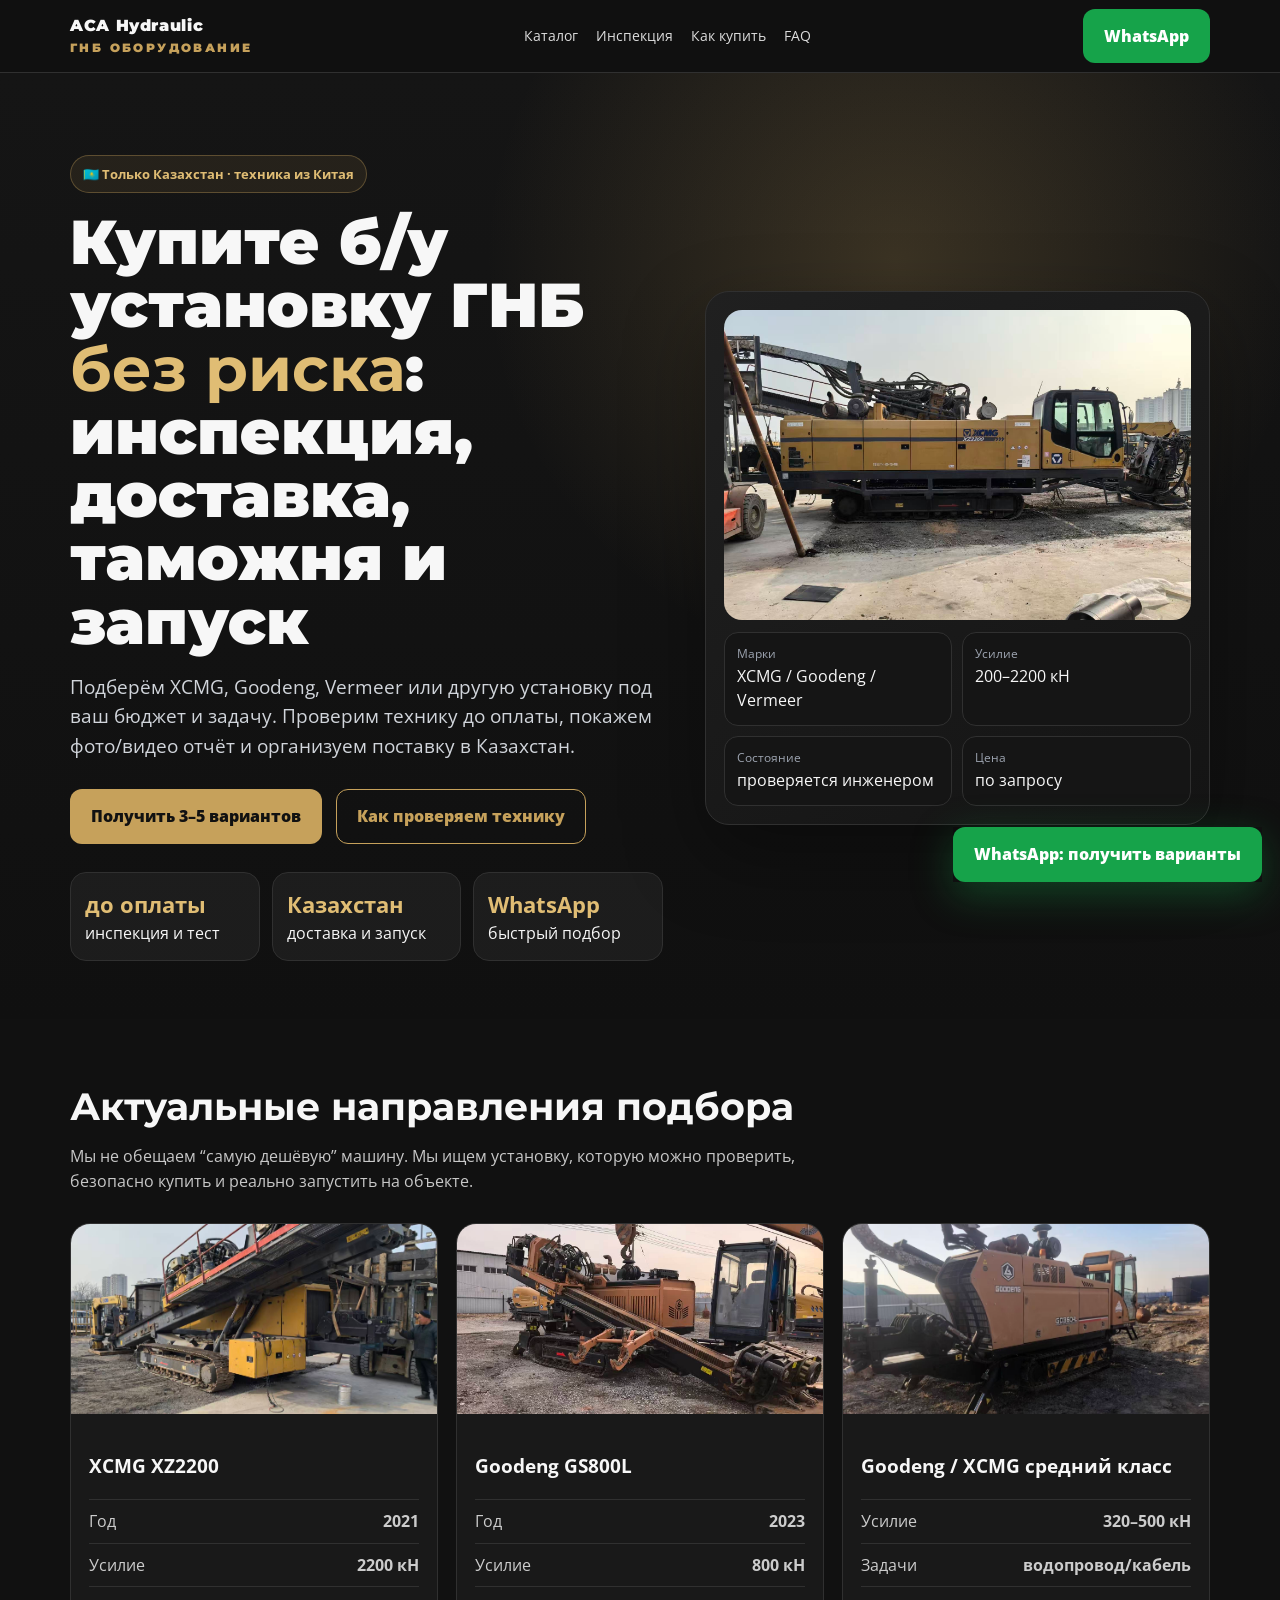
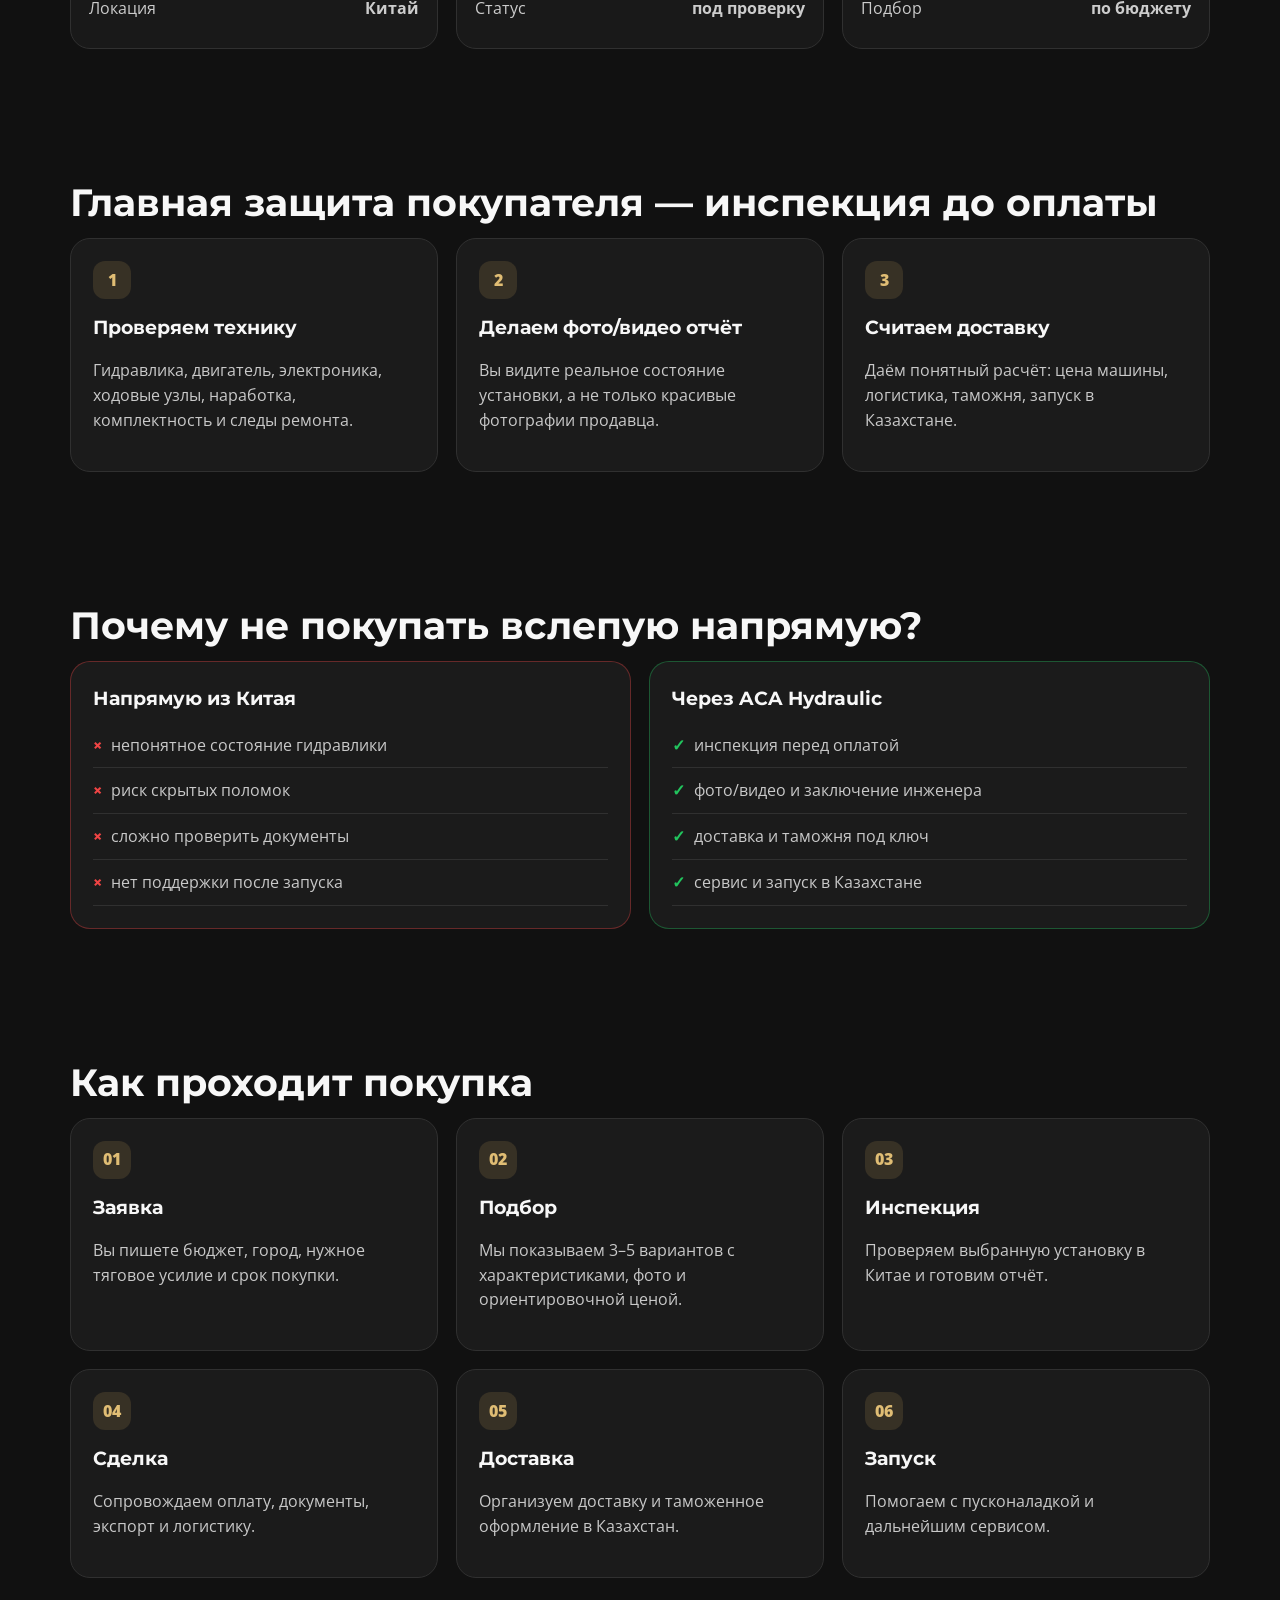
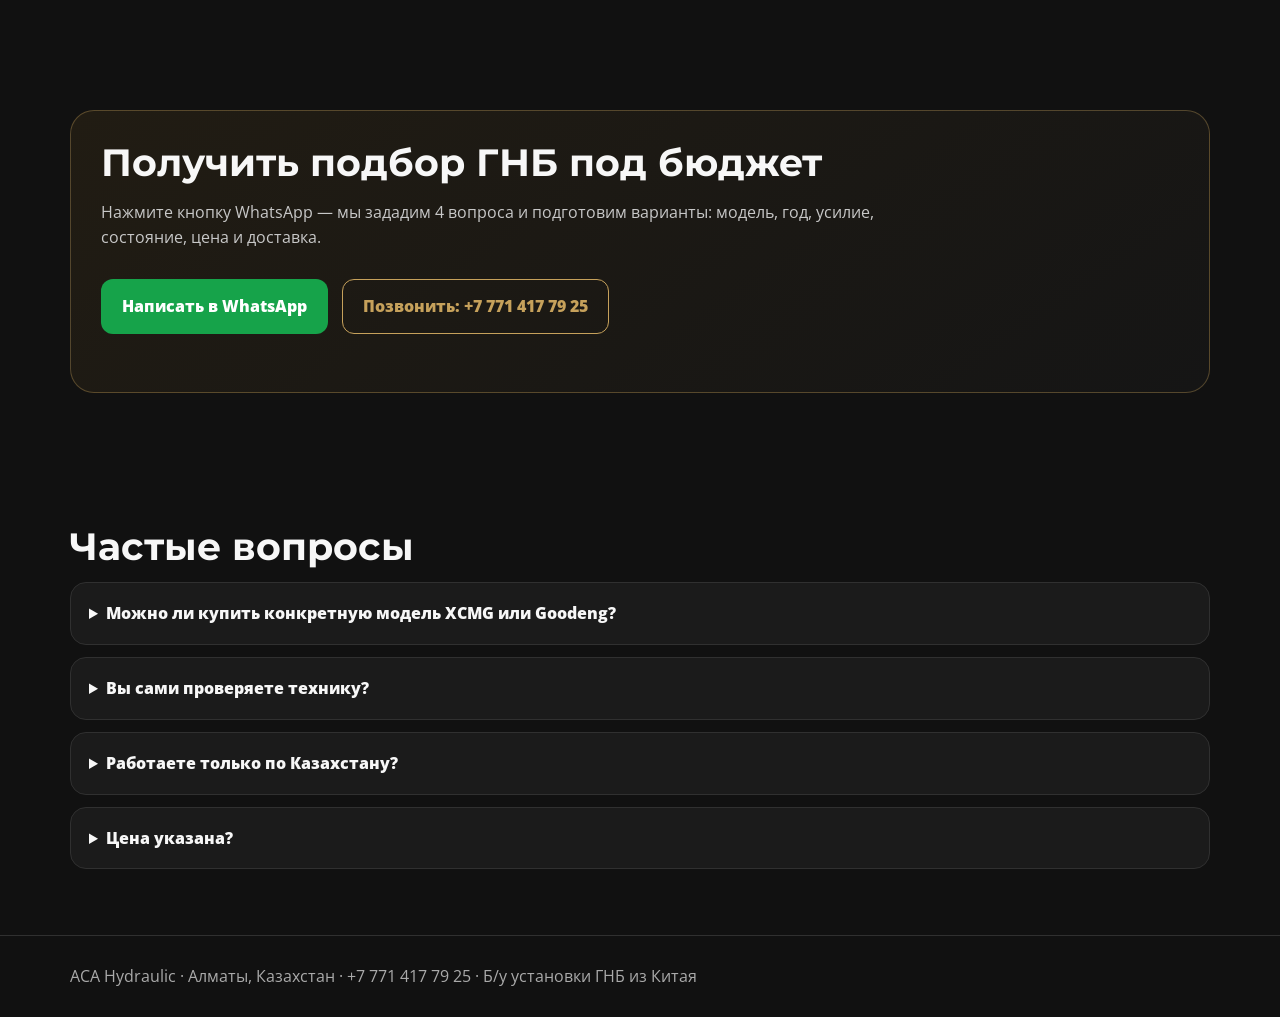
<file: kupit-gnb/index.html>
<!doctype html>
<html lang="ru-KZ">
<head>
  <meta charset="UTF-8" />
  <meta name="viewport" content="width=device-width, initial-scale=1.0" />
  <title>Купить б/у ГНБ установку из Китая в Казахстан | ACA Hydraulic</title>
  <meta name="description" content="Подбор и продажа б/у установок ГНБ XCMG, Goodeng, Vermeer из Китая. Инспекция до оплаты, фото/видео отчёт, доставка, таможня и запуск в Казахстане." />
  <meta name="keywords" content="купить ГНБ установку, б/у ГНБ Казахстан, продажа ГНБ, XCMG ГНБ купить, Goodeng ГНБ, установка горизонтального бурения" />
  <meta name="robots" content="index, follow" />
  <link rel="canonical" href="https://acahydraulic.com/kupit-gnb/" />
  <meta property="og:type" content="website" />
  <meta property="og:title" content="Купить б/у ГНБ установку из Китая в Казахстан" />
  <meta property="og:description" content="ACA Hydraulic подберёт, проверит и доставит установку ГНБ из Китая в Казахстан. Инспекция до оплаты." />
  <meta property="og:url" content="https://acahydraulic.com/kupit-gnb/" />
  <meta name="twitter:card" content="summary_large_image" />
  <link rel="preconnect" href="https://fonts.googleapis.com">
  <link rel="preconnect" href="https://fonts.gstatic.com" crossorigin>
  <link href="https://fonts.googleapis.com/css2?family=Montserrat:wght@700;800;900&family=Open+Sans:wght@400;600;700&display=swap" rel="stylesheet">
  <style>
    :root{--bg:#111;--card:#1b1b1b;--muted:#9ca3af;--gold:#c6a15b;--gold2:#e0bd74;--line:#303030;--green:#22c55e;--red:#ef4444;--white:#f7f7f7}
    *{box-sizing:border-box} body{margin:0;background:var(--bg);color:var(--white);font-family:'Open Sans',Arial,sans-serif;line-height:1.55} a{color:inherit;text-decoration:none} img{max-width:100%;display:block}
    .wrap{max-width:1180px;margin:0 auto;padding:0 20px}.nav{position:sticky;top:0;z-index:10;background:rgba(17,17,17,.9);backdrop-filter:blur(12px);border-bottom:1px solid var(--line)}.navin{height:72px;display:flex;align-items:center;justify-content:space-between;gap:20px}.brand{font-family:Montserrat,sans-serif;font-weight:900;letter-spacing:.04em}.brand span{display:block;color:var(--gold);font-size:12px;letter-spacing:.2em}.navlinks{display:flex;gap:18px;color:#ddd;font-size:14px}.btn{display:inline-flex;align-items:center;justify-content:center;border-radius:12px;padding:14px 20px;font-weight:800;border:1px solid transparent;transition:.2s}.btn.gold{background:var(--gold);color:#111}.btn.gold:hover{background:var(--gold2);transform:translateY(-1px)}.btn.out{border-color:var(--gold);color:var(--gold)}.btn.wa{background:#16a34a;color:white}.hero{position:relative;overflow:hidden;padding:82px 0 58px;background:radial-gradient(circle at 70% 20%,rgba(198,161,91,.22),transparent 35%),linear-gradient(180deg,#151515,#101010)}.grid{display:grid;grid-template-columns:1.08fr .92fr;gap:42px;align-items:center}.badge{display:inline-flex;gap:9px;align-items:center;padding:8px 12px;border:1px solid rgba(198,161,91,.35);background:rgba(198,161,91,.1);color:var(--gold2);border-radius:999px;font-weight:700;font-size:13px}.h1{font-family:Montserrat,sans-serif;font-size:clamp(34px,5vw,62px);line-height:1.02;margin:18px 0 18px;font-weight:900}.h1 b{color:var(--gold2)}.lead{font-size:19px;color:#d1d5db;max-width:760px}.cta{display:flex;flex-wrap:wrap;gap:14px;margin:28px 0}.facts{display:grid;grid-template-columns:repeat(3,1fr);gap:12px;margin-top:28px}.fact{background:rgba(255,255,255,.05);border:1px solid var(--line);border-radius:16px;padding:14px}.fact strong{display:block;color:var(--gold2);font-size:22px}.heroCard{background:linear-gradient(145deg,#202020,#141414);border:1px solid var(--line);border-radius:24px;padding:18px;box-shadow:0 30px 80px rgba(0,0,0,.35)}.machine{height:310px;border-radius:18px;object-fit:cover;width:100%;background:#222}.pricebox{display:grid;grid-template-columns:1fr 1fr;gap:10px;margin-top:12px}.mini{border:1px solid var(--line);border-radius:14px;padding:12px;background:#151515}.mini span{display:block;color:var(--muted);font-size:12px}.section{padding:66px 0}.title{font-family:Montserrat,sans-serif;font-size:clamp(28px,3vw,42px);line-height:1.12;margin:0 0 14px}.sub{color:#c8c8c8;max-width:780px;margin-bottom:30px}.cards{display:grid;grid-template-columns:repeat(3,1fr);gap:18px}.card{background:var(--card);border:1px solid var(--line);border-radius:20px;padding:22px}.card h3{font-family:Montserrat,sans-serif;margin:0 0 10px}.card p,.card li{color:#c9c9c9}.num{width:38px;height:38px;border-radius:12px;background:rgba(198,161,91,.16);color:var(--gold2);display:flex;align-items:center;justify-content:center;font-weight:900;margin-bottom:14px}.catalog{display:grid;grid-template-columns:repeat(3,1fr);gap:18px}.item{background:#191919;border:1px solid var(--line);border-radius:20px;overflow:hidden}.item img{height:190px;width:100%;object-fit:cover}.item .pad{padding:18px}.spec{display:flex;justify-content:space-between;border-top:1px solid var(--line);padding:9px 0;color:#ccc}.compare{display:grid;grid-template-columns:1fr 1fr;gap:18px}.bad{border-color:rgba(239,68,68,.35)}.good{border-color:rgba(34,197,94,.35)}.list{padding:0;margin:0;list-style:none}.list li{padding:10px 0;border-bottom:1px solid var(--line)}.list li:before{content:'✓';color:var(--green);font-weight:900;margin-right:9px}.bad .list li:before{content:'×';color:var(--red)}.formbox{background:linear-gradient(145deg,#211c13,#151515);border:1px solid rgba(198,161,91,.35);border-radius:24px;padding:30px}.formgrid{display:grid;grid-template-columns:1fr 1fr;gap:12px}.input{width:100%;padding:15px;border-radius:12px;border:1px solid #383838;background:#111;color:#fff}.full{grid-column:1/-1}.faq{display:grid;gap:12px}.faq details{background:var(--card);border:1px solid var(--line);border-radius:16px;padding:18px}.faq summary{font-weight:800;cursor:pointer}.footer{border-top:1px solid var(--line);padding:28px 0;color:#aaa}.float{position:fixed;right:18px;bottom:18px;z-index:20;box-shadow:0 12px 40px rgba(22,163,74,.35)}
    @media(max-width:850px){.grid,.cards,.catalog,.compare,.formgrid{grid-template-columns:1fr}.navlinks{display:none}.facts{grid-template-columns:1fr}.hero{padding-top:48px}.machine{height:240px}.float{left:18px;right:18px}.float .btn{width:100%}}
  </style>
  <script type="application/ld+json">{"@context":"https://schema.org","@type":"Organization","name":"ACA Hydraulic","url":"https://acahydraulic.com","telephone":"+77714177925","address":{"@type":"PostalAddress","addressLocality":"Алматы","addressCountry":"KZ"}}</script>
  <script type="application/ld+json">{"@context":"https://schema.org","@type":"Product","name":"Б/у установки ГНБ из Китая","brand":"XCMG, Goodeng, Vermeer","description":"Подбор, инспекция, доставка и запуск б/у установок горизонтально-направленного бурения в Казахстане.","offers":{"@type":"Offer","priceCurrency":"USD","availability":"https://schema.org/InStock","url":"https://acahydraulic.com/kupit-gnb/"}}</script>
</head>
<body>
  <div class="nav"><div class="wrap navin"><a class="brand" href="/">ACA Hydraulic<span>ГНБ ОБОРУДОВАНИЕ</span></a><div class="navlinks"><a href="#catalog">Каталог</a><a href="#inspection">Инспекция</a><a href="#process">Как купить</a><a href="#faq">FAQ</a></div><a class="btn wa" href="https://wa.me/77714177925?text=%D0%97%D0%B4%D1%80%D0%B0%D0%B2%D1%81%D1%82%D0%B2%D1%83%D0%B9%D1%82%D0%B5%21%20%D0%98%D0%BD%D1%82%D0%B5%D1%80%D0%B5%D1%81%D1%83%D0%B5%D1%82%20%D0%B1%2F%D1%83%20%D1%83%D1%81%D1%82%D0%B0%D0%BD%D0%BE%D0%B2%D0%BA%D0%B0%20%D0%93%D0%9D%D0%91.%20%D0%9F%D0%BE%D0%B4%D0%B1%D0%B5%D1%80%D0%B8%D1%82%D0%B5%20%D0%B2%D0%B0%D1%80%D0%B8%D0%B0%D0%BD%D1%82%D1%8B." target="_blank" rel="noopener">WhatsApp</a></div></div>

  <main>
    <section class="hero"><div class="wrap grid"><div><div class="badge">🇰🇿 Только Казахстан · техника из Китая</div><h1 class="h1">Купите б/у установку ГНБ <b>без риска</b>: инспекция, доставка, таможня и запуск</h1><p class="lead">Подберём XCMG, Goodeng, Vermeer или другую установку под ваш бюджет и задачу. Проверим технику до оплаты, покажем фото/видео отчёт и организуем поставку в Казахстан.</p><div class="cta"><a class="btn gold" href="#lead">Получить 3–5 вариантов</a><a class="btn out" href="#inspection">Как проверяем технику</a></div><div class="facts"><div class="fact"><strong>до оплаты</strong>инспекция и тест</div><div class="fact"><strong>Казахстан</strong>доставка и запуск</div><div class="fact"><strong>WhatsApp</strong>быстрый подбор</div></div></div><div class="heroCard"><img class="machine" src="/xcmg-xz2200-4.jpg" alt="Б/у установка ГНБ XCMG из Китая"><div class="pricebox"><div class="mini"><span>Марки</span>XCMG / Goodeng / Vermeer</div><div class="mini"><span>Усилие</span>200–2200 кН</div><div class="mini"><span>Состояние</span>проверяется инженером</div><div class="mini"><span>Цена</span>по запросу</div></div></div></div></section>

    <section id="catalog" class="section"><div class="wrap"><h2 class="title">Актуальные направления подбора</h2><p class="sub">Мы не обещаем “самую дешёвую” машину. Мы ищем установку, которую можно проверить, безопасно купить и реально запустить на объекте.</p><div class="catalog"><article class="item"><img src="/hdd/xcmg-xz2200-2021/xcmg-xz2200-2021-01.jpg" alt="XCMG XZ2200 2021"><div class="pad"><h3>XCMG XZ2200</h3><div class="spec"><span>Год</span><b>2021</b></div><div class="spec"><span>Усилие</span><b>2200 кН</b></div><div class="spec"><span>Локация</span><b>Китай</b></div></div></article><article class="item"><img src="/hdd/goodeng-gs800l/goodeng-gs800l-01.jpg" alt="Goodeng GS800L"><div class="pad"><h3>Goodeng GS800L</h3><div class="spec"><span>Год</span><b>2023</b></div><div class="spec"><span>Усилие</span><b>800 кН</b></div><div class="spec"><span>Статус</span><b>под проверку</b></div></div></article><article class="item"><img src="/goodeng-gd360l-1.jpg" alt="Goodeng GD360-L"><div class="pad"><h3>Goodeng / XCMG средний класс</h3><div class="spec"><span>Усилие</span><b>320–500 кН</b></div><div class="spec"><span>Задачи</span><b>водопровод/кабель</b></div><div class="spec"><span>Подбор</span><b>по бюджету</b></div></div></article></div></div></section>

    <section id="inspection" class="section"><div class="wrap"><h2 class="title">Главная защита покупателя — инспекция до оплаты</h2><div class="cards"><div class="card"><div class="num">1</div><h3>Проверяем технику</h3><p>Гидравлика, двигатель, электроника, ходовые узлы, наработка, комплектность и следы ремонта.</p></div><div class="card"><div class="num">2</div><h3>Делаем фото/видео отчёт</h3><p>Вы видите реальное состояние установки, а не только красивые фотографии продавца.</p></div><div class="card"><div class="num">3</div><h3>Считаем доставку</h3><p>Даём понятный расчёт: цена машины, логистика, таможня, запуск в Казахстане.</p></div></div></div></section>

    <section class="section"><div class="wrap"><h2 class="title">Почему не покупать вслепую напрямую?</h2><div class="compare"><div class="card bad"><h3>Напрямую из Китая</h3><ul class="list"><li>непонятное состояние гидравлики</li><li>риск скрытых поломок</li><li>сложно проверить документы</li><li>нет поддержки после запуска</li></ul></div><div class="card good"><h3>Через ACA Hydraulic</h3><ul class="list"><li>инспекция перед оплатой</li><li>фото/видео и заключение инженера</li><li>доставка и таможня под ключ</li><li>сервис и запуск в Казахстане</li></ul></div></div></div></section>

    <section id="process" class="section"><div class="wrap"><h2 class="title">Как проходит покупка</h2><div class="cards"><div class="card"><div class="num">01</div><h3>Заявка</h3><p>Вы пишете бюджет, город, нужное тяговое усилие и срок покупки.</p></div><div class="card"><div class="num">02</div><h3>Подбор</h3><p>Мы показываем 3–5 вариантов с характеристиками, фото и ориентировочной ценой.</p></div><div class="card"><div class="num">03</div><h3>Инспекция</h3><p>Проверяем выбранную установку в Китае и готовим отчёт.</p></div><div class="card"><div class="num">04</div><h3>Сделка</h3><p>Сопровождаем оплату, документы, экспорт и логистику.</p></div><div class="card"><div class="num">05</div><h3>Доставка</h3><p>Организуем доставку и таможенное оформление в Казахстан.</p></div><div class="card"><div class="num">06</div><h3>Запуск</h3><p>Помогаем с пусконаладкой и дальнейшим сервисом.</p></div></div></div></section>

    <section id="lead" class="section"><div class="wrap"><div class="formbox"><h2 class="title">Получить подбор ГНБ под бюджет</h2><p class="sub">Нажмите кнопку WhatsApp — мы зададим 4 вопроса и подготовим варианты: модель, год, усилие, состояние, цена и доставка.</p><div class="cta"><a class="btn wa" href="https://wa.me/77714177925?text=%D0%9D%D1%83%D0%B6%D0%BD%D0%B0%20%D0%B1%2F%D1%83%20%D1%83%D1%81%D1%82%D0%B0%D0%BD%D0%BE%D0%B2%D0%BA%D0%B0%20%D0%93%D0%9D%D0%91.%20%D0%93%D0%BE%D1%80%D0%BE%D0%B4%3A%20%0A%D0%91%D1%8E%D0%B4%D0%B6%D0%B5%D1%82%3A%20%0A%D0%A3%D1%81%D0%B8%D0%BB%D0%B8%D0%B5%20%D0%BA%D0%9D%3A%20%0A%D0%A1%D1%80%D0%BE%D0%BA%20%D0%BF%D0%BE%D0%BA%D1%83%D0%BF%D0%BA%D0%B8%3A" target="_blank" rel="noopener">Написать в WhatsApp</a><a class="btn out" href="tel:+77714177925">Позвонить: +7 771 417 79 25</a></div></div></div></section>

    <section id="faq" class="section"><div class="wrap"><h2 class="title">Частые вопросы</h2><div class="faq"><details><summary>Можно ли купить конкретную модель XCMG или Goodeng?</summary><p>Да. Мы ищем конкретные модели и параллельно предлагаем аналоги по усилию, году и бюджету.</p></details><details><summary>Вы сами проверяете технику?</summary><p>Да, ключевая ценность — инспекция в Китае до оплаты: фото, видео, тестовая работа и проверка основных узлов.</p></details><details><summary>Работаете только по Казахстану?</summary><p>Рекламу сейчас ведём только на Казахстан. Поставку можем обсуждать индивидуально.</p></details><details><summary>Цена указана?</summary><p>Цена зависит от модели, года, состояния, комплектации и логистики. Поэтому сначала подбираем варианты и считаем полный бюджет.</p></details></div></div></section>
  </main>

  <div class="float"><a class="btn wa" href="https://wa.me/77714177925?text=%D0%98%D0%BD%D1%82%D0%B5%D1%80%D0%B5%D1%81%D1%83%D0%B5%D1%82%20%D0%93%D0%9D%D0%91.%20%D0%9F%D0%BE%D0%B4%D0%B1%D0%B5%D1%80%D0%B8%D1%82%D0%B5%20%D0%B2%D0%B0%D1%80%D0%B8%D0%B0%D0%BD%D1%82%D1%8B." target="_blank" rel="noopener">WhatsApp: получить варианты</a></div>
  <footer class="footer"><div class="wrap">ACA Hydraulic · Алматы, Казахстан · +7 771 417 79 25 · Б/у установки ГНБ из Китая</div></footer>
</body>
</html>
</file>
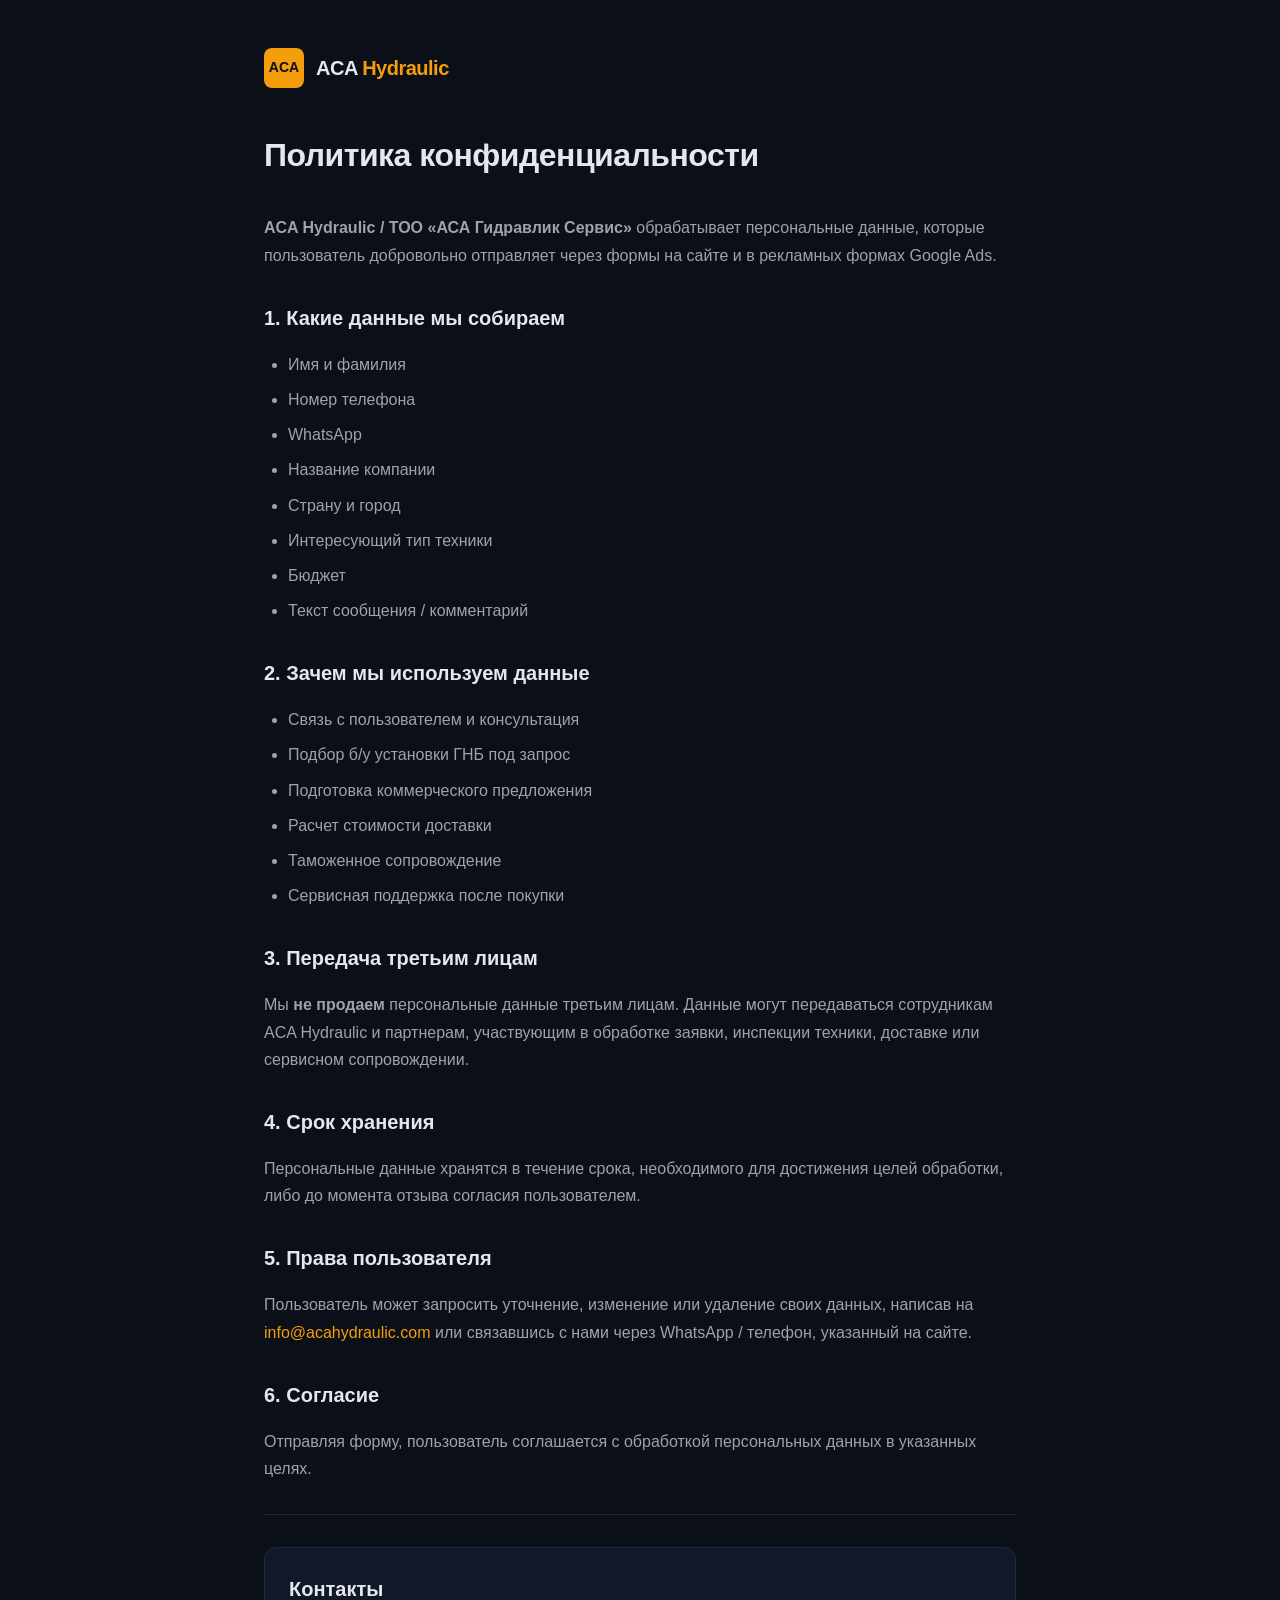
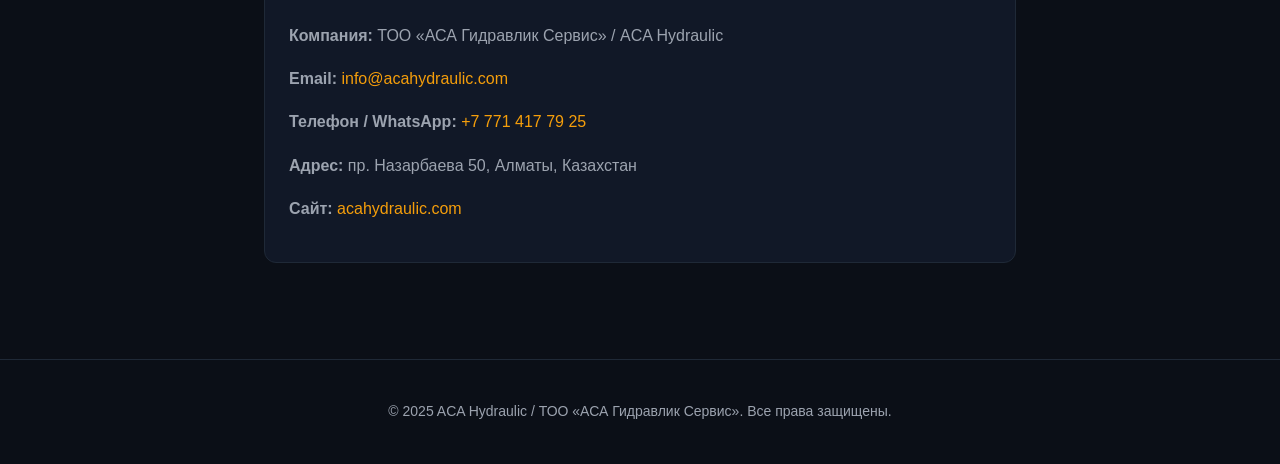
<file: privacy/index.html>
<!doctype html>
<html lang="ru-KZ">
<head>
  <meta charset="UTF-8" />
  <meta name="viewport" content="width=device-width, initial-scale=1.0" />
    <!-- Google tag (gtag.js) -->
    <script async src="https://www.googletagmanager.com/gtag/js?id=G-V84KPK6T97"></script>
    <script>
      window.dataLayer = window.dataLayer || [];
      function gtag(){dataLayer.push(arguments);}
      gtag('js', new Date());

      gtag('config', 'G-V84KPK6T97');
    </script>
  <title>Политика конфиденциальности | ACA Hydraulic</title>
  <meta name="description" content="Политика конфиденциальности ACA Hydraulic. Как мы собираем, используем и защищаем ваши персональные данные." />
  <meta name="robots" content="index, follow" />
  <link rel="canonical" href="https://acahydraulic.com/privacy" />
  <style>
    :root {
      --bg: #0b0f17;
      --surface: #111827;
      --text: #e5e7eb;
      --text-secondary: #9ca3af;
      --accent: #f59e0b;
      --border: #1f2937;
    }
    * { box-sizing: border-box; margin: 0; padding: 0; }
    body {
      font-family: -apple-system, BlinkMacSystemFont, "Segoe UI", Roboto, "Helvetica Neue", Arial, sans-serif;
      background: var(--bg);
      color: var(--text);
      line-height: 1.7;
      min-height: 100vh;
    }
    .container {
      max-width: 800px;
      margin: 0 auto;
      padding: 48px 24px;
    }
    .logo {
      display: flex;
      align-items: center;
      gap: 12px;
      margin-bottom: 40px;
      text-decoration: none;
    }
    .logo-icon {
      width: 40px;
      height: 40px;
      background: var(--accent);
      border-radius: 8px;
      display: grid;
      place-items: center;
      font-weight: 800;
      font-size: 14px;
      color: #0b0f17;
    }
    .logo-text {
      font-size: 20px;
      font-weight: 700;
      color: var(--text);
      letter-spacing: -0.5px;
    }
    .logo-text span {
      color: var(--accent);
    }
    h1 {
      font-size: 32px;
      font-weight: 700;
      margin-bottom: 32px;
      letter-spacing: -0.5px;
    }
    h2 {
      font-size: 20px;
      font-weight: 600;
      margin-top: 32px;
      margin-bottom: 16px;
      color: var(--text);
    }
    p {
      margin-bottom: 16px;
      color: var(--text-secondary);
    }
    ul {
      margin-bottom: 16px;
      padding-left: 24px;
      color: var(--text-secondary);
    }
    li { margin-bottom: 8px; }
    a { color: var(--accent); text-decoration: none; }
    a:hover { text-decoration: underline; }
    .divider {
      height: 1px;
      background: var(--border);
      margin: 32px 0;
    }
    .contact-box {
      background: var(--surface);
      border: 1px solid var(--border);
      border-radius: 12px;
      padding: 24px;
      margin-top: 32px;
    }
    .contact-box h2 {
      margin-top: 0;
    }
    footer {
      text-align: center;
      padding: 40px 24px;
      color: var(--text-secondary);
      font-size: 14px;
      border-top: 1px solid var(--border);
      margin-top: 48px;
    }
    @media (max-width: 640px) {
      h1 { font-size: 26px; }
      .container { padding: 32px 16px; }
    }
  </style>
</head>
<body>
  <div class="container">
    <a href="/" class="logo">
      <div class="logo-icon">ACA</div>
      <div class="logo-text">ACA <span>Hydraulic</span></div>
    </a>

    <h1>Политика конфиденциальности</h1>

    <p><strong>ACA Hydraulic / ТОО «АСА Гидравлик Сервис»</strong> обрабатывает персональные данные, которые пользователь добровольно отправляет через формы на сайте и в рекламных формах Google Ads.</p>

    <h2>1. Какие данные мы собираем</h2>
    <ul>
      <li>Имя и фамилия</li>
      <li>Номер телефона</li>
      <li>WhatsApp</li>
      <li>Название компании</li>
      <li>Страну и город</li>
      <li>Интересующий тип техники</li>
      <li>Бюджет</li>
      <li>Текст сообщения / комментарий</li>
    </ul>

    <h2>2. Зачем мы используем данные</h2>
    <ul>
      <li>Связь с пользователем и консультация</li>
      <li>Подбор б/у установки ГНБ под запрос</li>
      <li>Подготовка коммерческого предложения</li>
      <li>Расчет стоимости доставки</li>
      <li>Таможенное сопровождение</li>
      <li>Сервисная поддержка после покупки</li>
    </ul>

    <h2>3. Передача третьим лицам</h2>
    <p>Мы <strong>не продаем</strong> персональные данные третьим лицам. Данные могут передаваться сотрудникам ACA Hydraulic и партнерам, участвующим в обработке заявки, инспекции техники, доставке или сервисном сопровождении.</p>

    <h2>4. Срок хранения</h2>
    <p>Персональные данные хранятся в течение срока, необходимого для достижения целей обработки, либо до момента отзыва согласия пользователем.</p>

    <h2>5. Права пользователя</h2>
    <p>Пользователь может запросить уточнение, изменение или удаление своих данных, написав на <a href="mailto:info@acahydraulic.com">info@acahydraulic.com</a> или связавшись с нами через WhatsApp / телефон, указанный на сайте.</p>

    <h2>6. Согласие</h2>
    <p>Отправляя форму, пользователь соглашается с обработкой персональных данных в указанных целях.</p>

    <div class="divider"></div>

    <div class="contact-box">
      <h2>Контакты</h2>
      <p><strong>Компания:</strong> ТОО «АСА Гидравлик Сервис» / ACA Hydraulic</p>
      <p><strong>Email:</strong> <a href="mailto:info@acahydraulic.com">info@acahydraulic.com</a></p>
      <p><strong>Телефон / WhatsApp:</strong> <a href="tel:+77714177925">+7 771 417 79 25</a></p>
      <p><strong>Адрес:</strong> пр. Назарбаева 50, Алматы, Казахстан</p>
      <p><strong>Сайт:</strong> <a href="https://acahydraulic.com">acahydraulic.com</a></p>
    </div>
  </div>

  <footer>
    &copy; 2025 ACA Hydraulic / ТОО «АСА Гидравлик Сервис». Все права защищены.
  </footer>
  <script>
    document.addEventListener("click", function(event) {
      var link = event.target.closest && event.target.closest("a[href^=\"tel:\"]");

      if (!link) {
        return;
      }

      if (typeof gtag === "function") {
        gtag("event", "acahydrauliccom_phone_click", {
          event_category: "phone",
          event_label: link.href,
          link_url: link.href,
          transport_type: "beacon"
        });
      }
    }, true);

    document.addEventListener("submit", function(event) {
      var form = event.target;

      if (!form || form.tagName !== "FORM") {
        return;
      }

      if (typeof form.checkValidity === "function" && !form.checkValidity()) {
        return;
      }

      window.setTimeout(function() {
        if (typeof gtag === "function") {
          gtag("event", "acahydrauliccom_form_submit", {
            event_category: "form",
            transport_type: "beacon"
          });
        }
      }, 0);
    }, true);
  </script>
</body>
</html>
</file>
